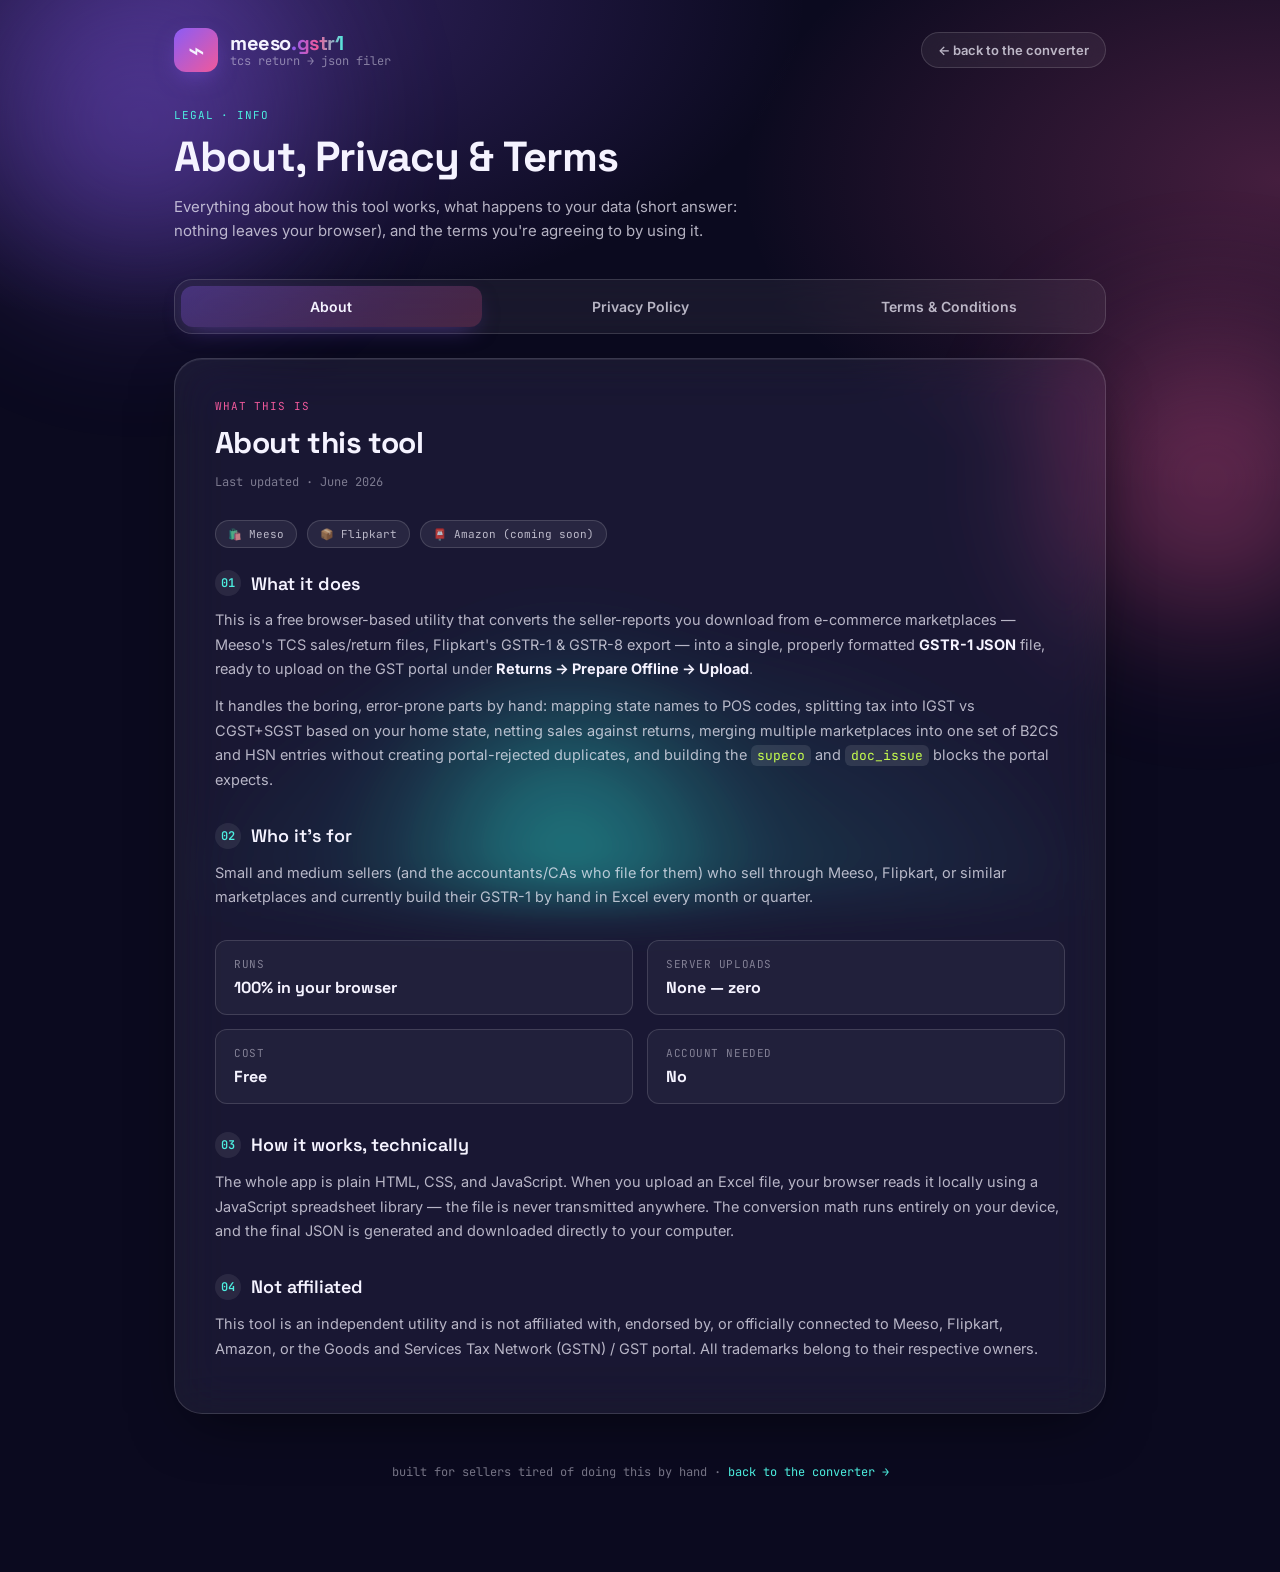
<file: policy.html>
<!DOCTYPE html>
<html lang="en">
<head>
<meta charset="UTF-8">
<meta name="viewport" content="width=device-width, initial-scale=1.0">
<title>About · Privacy · Terms — Meeso/Flipkart → GSTR-1</title>
<link rel="preconnect" href="https://fonts.googleapis.com">
<link href="https://fonts.googleapis.com/css2?family=Space+Grotesk:wght@500;600;700&family=Inter:wght@400;500;600;700&family=JetBrains+Mono:wght@400;500&display=swap" rel="stylesheet">
<style>
/* ============================================================
   TOKENS — matched to the converter app's palette
   ============================================================ */
:root{
  --void: #0B0A1F;
  --void-2: #110F2E;
  --violet: #8B5CF6;
  --pink: #F0599B;
  --cyan: #4DEFE0;
  --lime: #C8FF4D;
  --glass-bg: rgba(255,255,255,0.06);
  --glass-bg-strong: rgba(255,255,255,0.10);
  --glass-border: rgba(255,255,255,0.14);
  --glass-border-strong: rgba(255,255,255,0.24);
  --text-hi: #F5F3FF;
  --text-mid: rgba(245,243,255,0.72);
  --text-low: rgba(245,243,255,0.46);
  --danger: #FF6B6B;
  --ok: #4DEFE0;
  --radius-lg: 28px;
  --radius-md: 18px;
  --radius-sm: 12px;
  --shadow-card: 0 20px 60px -20px rgba(0,0,0,0.6), 0 1px 0 rgba(255,255,255,0.08) inset;
  --ease: cubic-bezier(.16,1,.3,1);
}

*{ box-sizing: border-box; }
html,body{ margin:0; padding:0; }

body{
  min-height: 100vh;
  background: var(--void);
  color: var(--text-hi);
  font-family: 'Inter', -apple-system, sans-serif;
  overflow-x: hidden;
  position: relative;
}

::selection{ background: var(--violet); color: white; }

/* ============================================================
   AMBIENT BACKGROUND
   ============================================================ */
.bg-mesh{
  position: fixed; inset: 0; z-index: 0;
  background:
    radial-gradient(ellipse 80% 60% at 15% 0%, rgba(139,92,246,0.32), transparent 60%),
    radial-gradient(ellipse 70% 60% at 100% 20%, rgba(240,89,155,0.25), transparent 60%),
    radial-gradient(ellipse 60% 50% at 50% 100%, rgba(77,239,224,0.16), transparent 60%),
    var(--void);
  overflow: hidden;
}
.orb{ position:absolute; border-radius:50%; filter: blur(60px); opacity:0.5; will-change: transform; }
.orb-1{ width:480px; height:480px; background: radial-gradient(circle, var(--violet), transparent 70%); top:-120px; left:-100px; animation: float1 24s ease-in-out infinite; }
.orb-2{ width:420px; height:420px; background: radial-gradient(circle, var(--pink), transparent 70%); top:30%; right:-140px; animation: float2 28s ease-in-out infinite; }
.orb-3{ width:360px; height:360px; background: radial-gradient(circle, var(--cyan), transparent 70%); bottom:-120px; left:30%; animation: float3 22s ease-in-out infinite; }
@keyframes float1{ 0%,100%{transform:translate(0,0) scale(1);} 50%{transform:translate(60px,40px) scale(1.1);} }
@keyframes float2{ 0%,100%{transform:translate(0,0) scale(1);} 50%{transform:translate(-50px,60px) scale(0.95);} }
@keyframes float3{ 0%,100%{transform:translate(0,0) scale(1);} 50%{transform:translate(40px,-50px) scale(1.05);} }
@media (prefers-reduced-motion: reduce){ .orb{ animation: none; } }

/* ============================================================
   SHELL
   ============================================================ */
.app-shell{
  position: relative; z-index: 1;
  max-width: 980px;
  margin: 0 auto;
  padding: 28px 24px 80px;
}

.topbar{
  display: flex;
  align-items: center;
  justify-content: space-between;
  flex-wrap: wrap;
  gap: 14px;
  margin-bottom: 36px;
}
.brand{ display:flex; align-items:center; gap:12px; text-decoration:none; color:inherit; }
.brand-mark{
  font-size: 28px;
  width: 44px; height: 44px;
  display:flex; align-items:center; justify-content:center;
  background: linear-gradient(135deg, var(--violet), var(--pink));
  border-radius: var(--radius-sm);
  box-shadow: 0 8px 24px -8px rgba(139,92,246,0.6);
  flex-shrink: 0;
}
.brand-text{ display:flex; flex-direction:column; line-height:1.15; }
.brand-title{ font-family:'Space Grotesk', sans-serif; font-weight:700; font-size:20px; letter-spacing:-0.02em; }
.brand-title .accent{
  background: linear-gradient(90deg, var(--violet), var(--pink), var(--cyan));
  -webkit-background-clip: text; background-clip: text; color: transparent;
}
.brand-sub{ font-size:12px; color: var(--text-low); font-family:'JetBrains Mono', monospace; }

.back-link{
  display:flex; align-items:center; gap:8px;
  font-size: 13px; font-weight:600;
  color: var(--text-mid);
  text-decoration:none;
  background: var(--glass-bg);
  border: 1px solid var(--glass-border);
  padding: 9px 16px;
  border-radius: 999px;
  backdrop-filter: blur(12px);
  transition: all 0.2s var(--ease);
}
.back-link:hover{ color: var(--text-hi); border-color: var(--glass-border-strong); }

/* ============================================================
   HERO
   ============================================================ */
.hero{ margin-bottom: 36px; }
.hero-eyebrow{
  font-family:'JetBrains Mono', monospace;
  font-size: 11px; letter-spacing:0.08em; text-transform:uppercase;
  color: var(--cyan);
  margin-bottom: 12px;
}
.hero-title{
  font-family:'Space Grotesk', sans-serif;
  font-weight: 700;
  font-size: clamp(28px, 4vw, 42px);
  letter-spacing: -0.02em;
  line-height: 1.1;
  margin: 0 0 14px;
}
.hero-sub{
  color: var(--text-mid);
  font-size: 15px;
  line-height: 1.6;
  max-width: 600px;
}

/* ============================================================
   TABS
   ============================================================ */
.tab-nav{
  display: flex;
  gap: 8px;
  margin-bottom: 24px;
  flex-wrap: wrap;
  background: var(--glass-bg);
  border: 1px solid var(--glass-border);
  border-radius: var(--radius-md);
  padding: 6px;
  backdrop-filter: blur(20px);
}
.tab-nav button{
  flex: 1;
  min-width: 120px;
  background: transparent;
  border: none;
  color: var(--text-mid);
  padding: 12px 18px;
  border-radius: var(--radius-sm);
  cursor: pointer;
  font-family: 'Inter', sans-serif;
  font-weight: 600;
  font-size: 14px;
  transition: all 0.2s var(--ease);
}
.tab-nav button:hover{ color: var(--text-hi); background: rgba(255,255,255,0.05); }
.tab-nav button.is-active{
  background: linear-gradient(135deg, rgba(139,92,246,0.3), rgba(240,89,155,0.22));
  color: var(--text-hi);
  box-shadow: 0 8px 24px -10px rgba(139,92,246,0.5);
}

/* ============================================================
   GLASS CARD / CONTENT
   ============================================================ */
.glass-card{
  background: var(--glass-bg);
  border: 1px solid var(--glass-border);
  border-radius: var(--radius-lg);
  padding: 40px;
  backdrop-filter: blur(24px) saturate(140%);
  -webkit-backdrop-filter: blur(24px) saturate(140%);
  box-shadow: var(--shadow-card);
  display: none;
  animation: cardIn 0.4s var(--ease);
}
.glass-card.is-active{ display: block; }
@keyframes cardIn{ from{opacity:0; transform: translateY(10px);} to{opacity:1; transform: translateY(0);} }

@media (max-width: 600px){
  .glass-card{ padding: 26px 22px; }
}

.doc-eyebrow{
  font-family:'JetBrains Mono', monospace;
  font-size: 11px; letter-spacing:0.08em; text-transform:uppercase;
  color: var(--pink);
  margin-bottom: 10px;
}
.doc-title{
  font-family:'Space Grotesk', sans-serif;
  font-weight: 700;
  font-size: clamp(24px, 3vw, 30px);
  letter-spacing: -0.02em;
  margin: 0 0 8px;
}
.doc-updated{
  font-size: 12px;
  color: var(--text-low);
  font-family: 'JetBrains Mono', monospace;
  margin-bottom: 30px;
}

.doc-section{ margin-bottom: 30px; }
.doc-section:last-child{ margin-bottom: 0; }
.doc-section h3{
  font-family:'Space Grotesk', sans-serif;
  font-weight: 600;
  font-size: 18px;
  margin: 0 0 12px;
  display: flex;
  align-items: center;
  gap: 10px;
}
.doc-section h3 .num{
  font-family: 'JetBrains Mono', monospace;
  font-size: 12px;
  width: 26px; height: 26px;
  display: flex; align-items: center; justify-content: center;
  border-radius: 50%;
  background: rgba(255,255,255,0.08);
  color: var(--cyan);
  flex-shrink: 0;
}
.doc-section p{
  color: var(--text-mid);
  font-size: 14.5px;
  line-height: 1.7;
  margin: 0 0 12px;
}
.doc-section ul{
  margin: 0 0 12px;
  padding-left: 20px;
  color: var(--text-mid);
  font-size: 14.5px;
  line-height: 1.7;
}
.doc-section li{ margin-bottom: 6px; }
.doc-section code{
  background: rgba(255,255,255,0.1);
  padding: 2px 6px;
  border-radius: 6px;
  font-family: 'JetBrains Mono', monospace;
  font-size: 13px;
  color: var(--lime);
}
.doc-section strong{ color: var(--text-hi); }

.callout{
  border-radius: var(--radius-sm);
  padding: 16px 18px;
  font-size: 13.5px;
  line-height: 1.6;
  margin: 16px 0;
  border: 1px solid;
}
.callout-ok{
  background: rgba(77,239,224,0.08);
  border-color: rgba(77,239,224,0.3);
  color: #c9fff8;
}
.callout-warn{
  background: rgba(255,107,107,0.08);
  border-color: rgba(255,107,107,0.3);
  color: #ffd6d6;
}
.callout strong{ color: inherit; }

.platform-pills{
  display: flex; gap: 10px; flex-wrap: wrap; margin: 4px 0 22px;
}
.pill{
  font-family: 'JetBrains Mono', monospace;
  font-size: 11px;
  padding: 6px 12px;
  border-radius: 999px;
  background: rgba(255,255,255,0.07);
  border: 1px solid var(--glass-border);
  color: var(--text-mid);
}

.about-grid{
  display: grid;
  grid-template-columns: repeat(2, 1fr);
  gap: 14px;
  margin: 4px 0 28px;
}
@media (max-width: 600px){ .about-grid{ grid-template-columns: 1fr; } }
.about-stat{
  background: rgba(255,255,255,0.04);
  border: 1px solid var(--glass-border);
  border-radius: var(--radius-sm);
  padding: 16px 18px;
}
.about-stat .label{
  display:block;
  font-size: 11px;
  text-transform: uppercase;
  letter-spacing: 0.05em;
  color: var(--text-low);
  font-family: 'JetBrains Mono', monospace;
  margin-bottom: 6px;
}
.about-stat .value{
  font-family: 'Space Grotesk', sans-serif;
  font-weight: 700;
  font-size: 16px;
  color: var(--text-hi);
}

/* ============================================================
   FOOTER
   ============================================================ */
.foot-note{
  text-align: center;
  color: var(--text-low);
  font-size: 12px;
  font-family: 'JetBrains Mono', monospace;
  margin-top: 50px;
}
.foot-note a{ color: var(--cyan); text-decoration: none; }
.foot-note a:hover{ text-decoration: underline; }

button:focus-visible, a:focus-visible{
  outline: 2px solid var(--cyan);
  outline-offset: 2px;
}
</style>
</head>
<body>

<div class="bg-mesh">
  <div class="orb orb-1"></div>
  <div class="orb orb-2"></div>
  <div class="orb orb-3"></div>
</div>

<div class="app-shell">

  <header class="topbar">
    <a class="brand" href="index.html">
      <span class="brand-mark">⌁</span>
      <div class="brand-text">
        <span class="brand-title">meeso<span class="accent">.gstr1</span></span>
        <span class="brand-sub">tcs return → json filer</span>
      </div>
    </a>
    <a class="back-link" href="index.html">← back to the converter</a>
  </header>

  <section class="hero">
    <div class="hero-eyebrow">legal · info</div>
    <h1 class="hero-title">About, Privacy &amp; Terms</h1>
    <p class="hero-sub">Everything about how this tool works, what happens to your data (short answer: nothing leaves your browser), and the terms you're agreeing to by using it.</p>
  </section>

  <nav class="tab-nav" id="tabNav">
    <button class="is-active" data-tab="about">About</button>
    <button data-tab="privacy">Privacy Policy</button>
    <button data-tab="terms">Terms &amp; Conditions</button>
  </nav>

  <!-- ================= ABOUT ================= -->
  <article class="glass-card is-active" data-panel="about">
    <div class="doc-eyebrow">what this is</div>
    <h2 class="doc-title">About this tool</h2>
    <p class="doc-updated">Last updated · June 2026</p>

    <div class="platform-pills">
      <span class="pill">🛍️ Meeso</span>
      <span class="pill">📦 Flipkart</span>
      <span class="pill">📮 Amazon (coming soon)</span>
    </div>

    <div class="doc-section">
      <h3><span class="num">01</span> What it does</h3>
      <p>This is a free browser-based utility that converts the seller-reports you download from e-commerce marketplaces — Meeso's TCS sales/return files, Flipkart's GSTR-1 &amp; GSTR-8 export — into a single, properly formatted <strong>GSTR-1 JSON</strong> file, ready to upload on the GST portal under <strong>Returns → Prepare Offline → Upload</strong>.</p>
      <p>It handles the boring, error-prone parts by hand: mapping state names to POS codes, splitting tax into IGST vs CGST+SGST based on your home state, netting sales against returns, merging multiple marketplaces into one set of B2CS and HSN entries without creating portal-rejected duplicates, and building the <code>supeco</code> and <code>doc_issue</code> blocks the portal expects.</p>
    </div>

    <div class="doc-section">
      <h3><span class="num">02</span> Who it's for</h3>
      <p>Small and medium sellers (and the accountants/CAs who file for them) who sell through Meeso, Flipkart, or similar marketplaces and currently build their GSTR-1 by hand in Excel every month or quarter.</p>
    </div>

    <div class="about-grid">
      <div class="about-stat"><span class="label">Runs</span><span class="value">100% in your browser</span></div>
      <div class="about-stat"><span class="label">Server uploads</span><span class="value">None — zero</span></div>
      <div class="about-stat"><span class="label">Cost</span><span class="value">Free</span></div>
      <div class="about-stat"><span class="label">Account needed</span><span class="value">No</span></div>
    </div>

    <div class="doc-section">
      <h3><span class="num">03</span> How it works, technically</h3>
      <p>The whole app is plain HTML, CSS, and JavaScript. When you upload an Excel file, your browser reads it locally using a JavaScript spreadsheet library — the file is never transmitted anywhere. The conversion math runs entirely on your device, and the final JSON is generated and downloaded directly to your computer.</p>
    </div>

    <div class="doc-section">
      <h3><span class="num">04</span> Not affiliated</h3>
      <p>This tool is an independent utility and is not affiliated with, endorsed by, or officially connected to Meeso, Flipkart, Amazon, or the Goods and Services Tax Network (GSTN) / GST portal. All trademarks belong to their respective owners.</p>
    </div>
  </article>

  <!-- ================= PRIVACY ================= -->
  <article class="glass-card" data-panel="privacy">
    <div class="doc-eyebrow">your data, your device</div>
    <h2 class="doc-title">Privacy Policy</h2>
    <p class="doc-updated">Last updated · June 2026</p>

    <div class="callout callout-ok">
      <strong>Short version:</strong> nothing you upload ever leaves your browser. There's no server, no database, no analytics tracking your files, no account, and no copy kept anywhere by us.
    </div>

    <div class="doc-section">
      <h3><span class="num">01</span> What this tool does <em>not</em> do</h3>
      <ul>
        <li>It does not upload your Excel files, GSTIN, or generated JSON to any server.</li>
        <li>It does not store your data after you close or refresh the tab.</li>
        <li>It does not use cookies, third-party analytics, or advertising trackers.</li>
        <li>It does not require you to sign in, register, or provide an email address.</li>
      </ul>
    </div>

    <div class="doc-section">
      <h3><span class="num">02</span> How your data is actually processed</h3>
      <p>All file parsing, calculations, and JSON generation happen client-side using JavaScript running in your own browser. When you select or drag a file, it is read directly from your device's memory into the page — the bytes never travel over the network. Closing the tab clears everything; there is nothing to delete because nothing was ever stored externally.</p>
    </div>

    <div class="doc-section">
      <h3><span class="num">03</span> Fonts and external resources</h3>
      <p>The page loads two things from the internet: web fonts from Google Fonts and a spreadsheet-parsing script (SheetJS) from a public code CDN, both purely to render the page and read Excel files. Your business data is never sent to either of these.</p>
    </div>

    <div class="doc-section">
      <h3><span class="num">04</span> Your responsibility</h3>
      <p>Because everything runs locally, you are responsible for the security of the device and browser you use this tool on, and for keeping your downloaded GSTR-1 JSON and source Excel files safe afterward.</p>
    </div>

    <div class="doc-section">
      <h3><span class="num">05</span> Changes to this policy</h3>
      <p>If this tool ever changes to involve a server or any form of data collection, this page will be updated to reflect that clearly before the change takes effect.</p>
    </div>
  </article>

  <!-- ================= TERMS ================= -->
  <article class="glass-card" data-panel="terms">
    <div class="doc-eyebrow">please read before filing</div>
    <h2 class="doc-title">Terms &amp; Conditions</h2>
    <p class="doc-updated">Last updated · June 2026</p>

    <div class="callout callout-warn">
      <strong>This tool is a calculation aid, not a tax advisor.</strong> It does not replace a qualified Chartered Accountant or tax professional. Always review the generated JSON before uploading it to the GST portal.
    </div>

    <div class="doc-section">
      <h3><span class="num">01</span> Acceptance of terms</h3>
      <p>By using this tool, you agree to these terms. If you don't agree, please don't use it.</p>
    </div>

    <div class="doc-section">
      <h3><span class="num">02</span> No warranty</h3>
      <p>This tool is provided <strong>"as is"</strong> and <strong>"as available,"</strong> without any warranty of any kind, express or implied — including, without limitation, accuracy, completeness, fitness for a particular purpose, or compliance with current GST law or portal schema requirements. GST rules, rates, formats, and the portal's expected JSON schema can change at any time; this tool may not always reflect the latest version.</p>
    </div>

    <div class="doc-section">
      <h3><span class="num">03</span> Your responsibility before filing</h3>
      <ul>
        <li>Verify that your uploaded Excel files are complete, correct, and for the right period before conversion.</li>
        <li>Review every number in the B2CS, HSN, document issue, and TCS sections shown on the Review screen before downloading.</li>
        <li>Confirm the generated JSON against your own books of accounts before uploading it to the GST portal.</li>
        <li>Consult a qualified CA or tax professional if you're unsure about any figure, classification, or filing requirement.</li>
      </ul>
    </div>

    <div class="doc-section">
      <h3><span class="num">04</span> Limitation of liability</h3>
      <p>To the fullest extent permitted by law, the creator(s) of this tool are not liable for any direct, indirect, incidental, or consequential loss or damage — including penalties, interest, notices, or incorrect filings — arising from the use of, or inability to use, this tool, or from reliance on any output it generates.</p>
    </div>

    <div class="doc-section">
      <h3><span class="num">05</span> No professional relationship</h3>
      <p>Using this tool does not create any advisor-client, accountant-client, or professional relationship between you and its creator(s).</p>
    </div>

    <div class="doc-section">
      <h3><span class="num">06</span> Trademarks</h3>
      <p>Meeso, Flipkart, Amazon, GST, GSTN, and any other product or company names mentioned are trademarks of their respective owners. Mentioning them here is only to describe file compatibility, and does not imply any partnership or endorsement.</p>
    </div>

    <div class="doc-section">
      <h3><span class="num">07</span> Changes to these terms</h3>
      <p>These terms may be updated as the tool evolves. Continued use after an update means you accept the revised terms.</p>
    </div>
  </article>

  <p class="foot-note">built for sellers tired of doing this by hand · <a href="index.html">back to the converter →</a></p>
</div>

<script>
(function(){
  var buttons = document.querySelectorAll('#tabNav button');
  var panels = document.querySelectorAll('.glass-card');

  function activate(tab){
    buttons.forEach(function(b){ b.classList.toggle('is-active', b.dataset.tab === tab); });
    panels.forEach(function(p){ p.classList.toggle('is-active', p.dataset.panel === tab); });
    window.scrollTo({ top: 0, behavior: 'smooth' });
    if (history.replaceState) history.replaceState(null, '', '#' + tab);
  }

  buttons.forEach(function(btn){
    btn.addEventListener('click', function(){ activate(btn.dataset.tab); });
  });

  var initial = (location.hash || '').replace('#', '');
  if (['about','privacy','terms'].indexOf(initial) !== -1){
    activate(initial);
  }
})();
</script>
</body>
</html>
</file>
